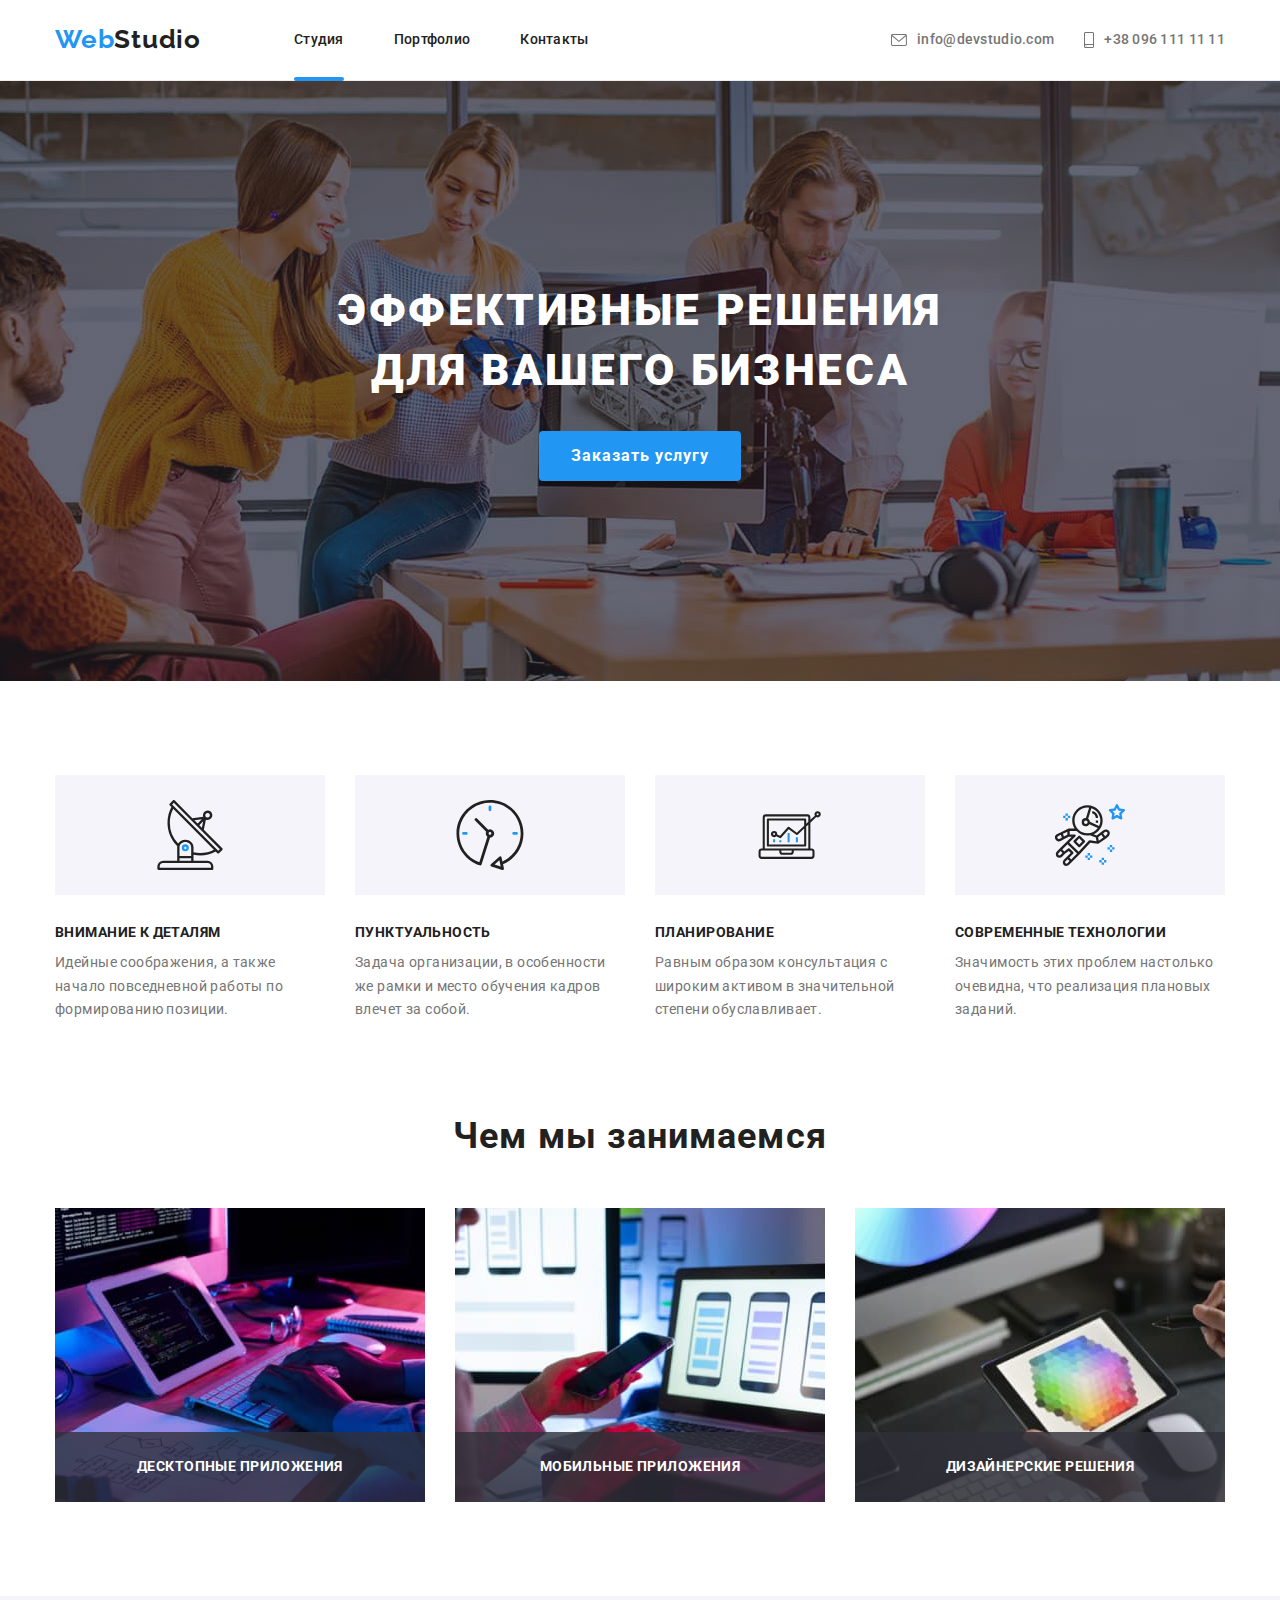
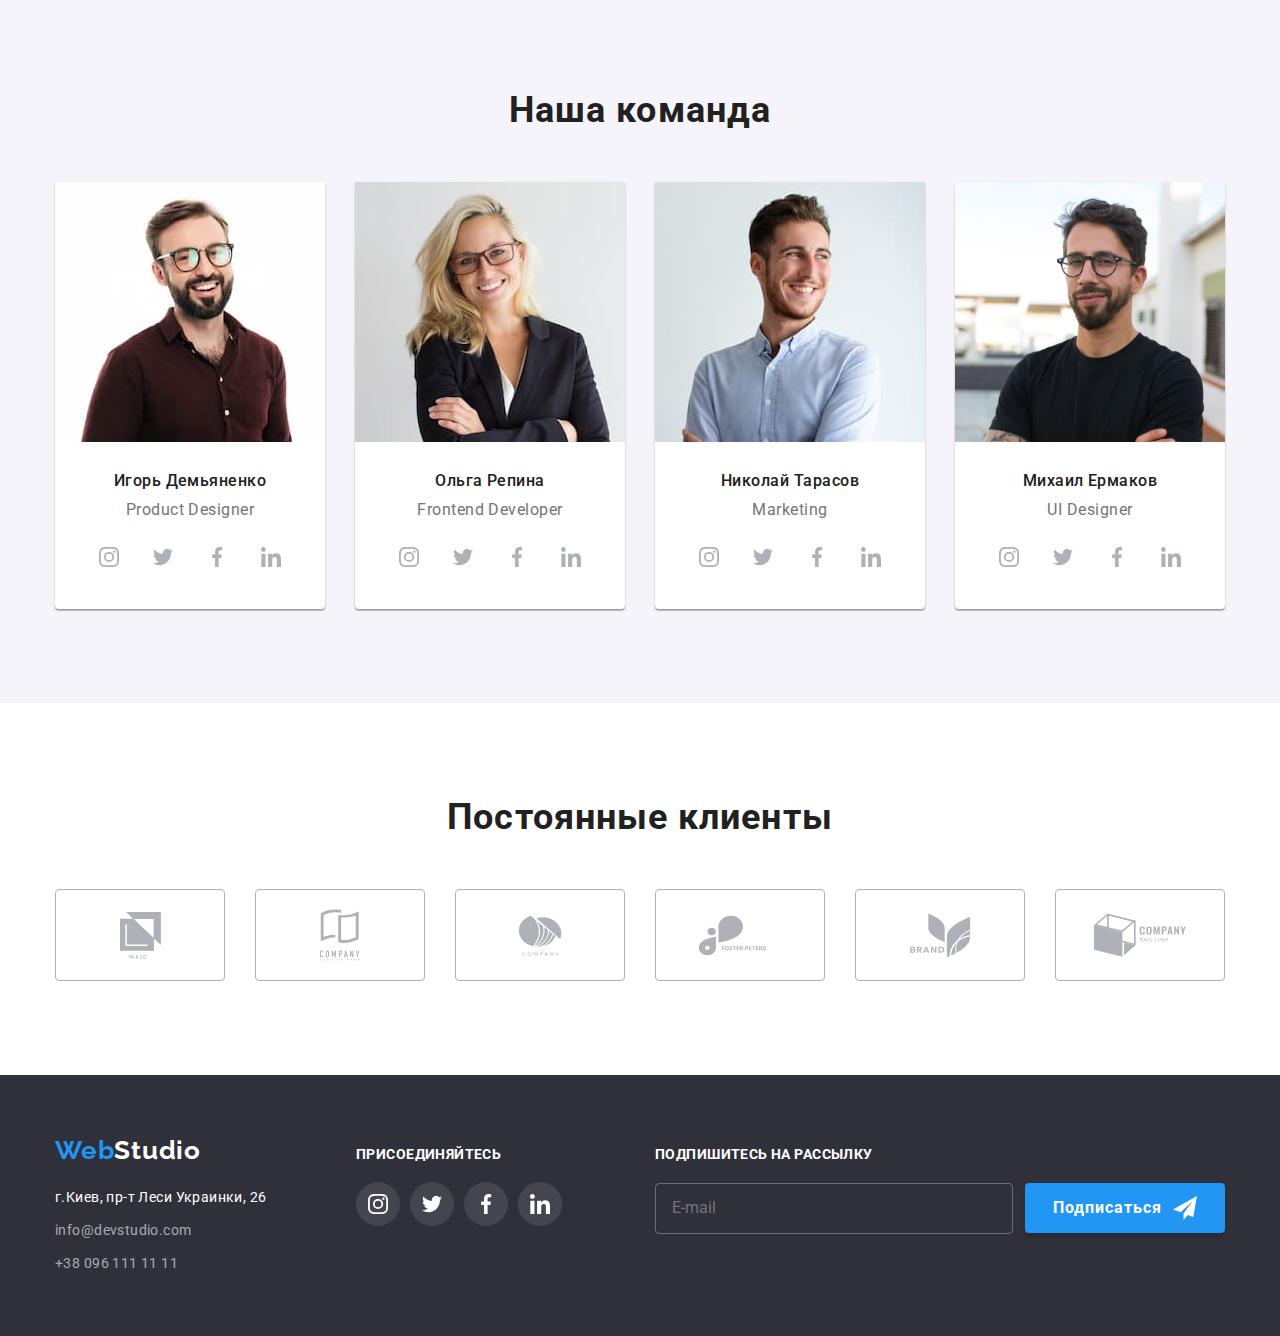
<file: index.html>
<!DOCTYPE html>
<html lang="ru">
    <head>
        <meta charset="UTF-8" />
        <meta http-equiv="X-UA-Compatible" content="IE=edge" />
        <meta name="viewport" content="width=device-width, initial-scale=1.0" />
        <title>Document</title>
        <link rel="preconnect" href="https://fonts.googleapis.com" />
        <link rel="preconnect" href="https://fonts.gstatic.com" crossorigin />
        <link
            href="https://fonts.googleapis.com/css2?family=Raleway:wght@700&family=Roboto:wght@400;500;700;900&display=swap"
            rel="stylesheet"
        />
        <link
            rel="stylesheet"
            href="https://cdnjs.cloudflare.com/ajax/libs/modern-normalize/1.1.0/modern-normalize.min.css"
        />
        <link rel="stylesheet" href="./css/main.min.css" />
    </head>

    <!-- <svg width="" height=""><use href=""></use></svg> -->

    <body>
        <!-- Хедер -->

        <header class="page-header">
            <div class="container page-header__container">
                <nav class="main-nav">
                    <a href="./index.html" class="logo"><span class="logo__accent">Web</span>Studio</a>

                    <ul class="site-nav">
                        <li class="site-nav__item">
                            <a class="site-nav__link site-nav__link--active" href="#">Студия</a>
                        </li>
                        <li class="site-nav__item"><a class="site-nav__link" href="./portfolio.html">Портфолио</a></li>
                        <li class="site-nav__item"><a class="site-nav__link" href="#">Контакты</a></li>
                    </ul>
                </nav>

                <ul class="header-contacts">
                    <li class="header-contacts__item">
                        <a class="header-contacts__link" href="mailto:info@devstudio.com">
                            <svg class="header-contacts__icon" width="16px" height="12px">
                                <use href="images/icons.svg#icon-envelope"></use>
                            </svg>
                            info@devstudio.com
                        </a>
                    </li>

                    <li class="header-contacts__item">
                        <a class="header-contacts__link" href="tel:+380961111111">
                            <svg class="header-contacts__icon" width="10px" height="16px">
                                <use href="images/icons.svg#icon-smartphone"></use>
                            </svg>
                            +38 096 111 11 11
                        </a>
                    </li>
                </ul>
            </div>
        </header>

        <main>
            <!-- Герой -->

            <section class="hero-container">
                <div class="container">
                    <h1 class="hero-container__title">
                        Эффективные решения <br />
                        для вашего бизнеса
                    </h1>
                    <button data-modal-open type="button" class="hero-container__btn">Заказать услугу</button>
                </div>
            </section>

            <!-- Преимущества -->

            <section class="section">
                <div class="container">
                    <h2 class="visially-hidden">Преимущества работы с нами</h2>

                    <ul class="advantages">
                        <li class="advantages__item">
                            <div class="advantages__box">
                                <svg width="70px" height="70px">
                                    <use href="images/icons.svg#icon-antenna"></use>
                                </svg>
                            </div>
                            <h3 class="advantages__title">Внимание к деталям</h3>
                            <p class="advantages__description">
                                Идейные соображения, а также начало повседневной работы по формированию позиции.
                            </p>
                        </li>

                        <li class="advantages__item">
                            <div class="advantages__box">
                                <svg width="70px" height="70px">
                                    <use href="images/icons.svg#icon-clock"></use>
                                </svg>
                            </div>
                            <h3 class="advantages__title">Пунктуальность</h3>
                            <p class="advantages__description">
                                Задача организации, в особенности же рамки и место обучения кадров влечет за собой.
                            </p>
                        </li>

                        <li class="advantages__item">
                            <div class="advantages__box">
                                <svg width="70px" height="70px">
                                    <use href="images/icons.svg#icon-diagram"></use>
                                </svg>
                            </div>
                            <h3 class="advantages__title">Планирование</h3>
                            <p class="advantages__description">
                                Равным образом консультация с широким активом в значительной степени обуславливает.
                            </p>
                        </li>

                        <li class="advantages__item">
                            <div class="advantages__box">
                                <svg width="70px" height="70px">
                                    <use href="images/icons.svg#icon-astronaut"></use>
                                </svg>
                            </div>
                            <h3 class="advantages__title">Современные технологии</h3>
                            <p class="advantages__description">
                                Значимость этих проблем настолько очевидна, что реализация плановых заданий.
                            </p>
                        </li>
                    </ul>
                </div>
            </section>

            <!-- Чем мы занимаемся -->

            <section class="section section--nopadding-top">
                <div class="container">
                    <h2 class="section__title">Чем мы занимаемся</h2>
                    <ul class="occupation">
                        <li class="occupation__card">
                            <img src="./images/img_1.jpg" alt="Примеры работ" width="370" />
                            <div class="occupation__box">
                                <h3 class="occupation__title">Десктопные приложения</h3>
                            </div>
                        </li>

                        <li class="occupation__card">
                            <img src="./images/img_2.jpg" alt="Примеры работ" width="370" />
                            <div class="occupation__box">
                                <h3 class="occupation__title">Мобильные приложения</h3>
                            </div>
                        </li>

                        <li class="occupation__card">
                            <img src="./images/img_3.jpg" alt="Примеры работ" width="370" />
                            <div class="occupation__box">
                                <h3 class="occupation__title">Дизайнерские решения</h3>
                            </div>
                        </li>
                    </ul>
                </div>
            </section>

            <!-- Команда -->

            <section class="section--other-bcg section">
                <div class="container">
                    <h2 class="section__title">Наша команда</h2>
                    <ul class="team">
                        <li class="team-item">
                            <img src="./images/our_team_1.jpg" alt="Член команды" width="270" />
                            <div class="team__box">
                                <h3 class="team__title">Игорь Демьяненко</h3>
                                <p class="team__text">Product Designer</p>
                                <ul class="social-list">
                                    <li>
                                        <a class="social-list__link" href="#">
                                            <svg class="social-list__icon" width="20px" height="20px">
                                                <use href="images/icons.svg#icon-instagram"></use>
                                            </svg>
                                        </a>
                                    </li>
                                    <li>
                                        <a class="social-list__link" href="#">
                                            <svg class="social-list__icon" width="20px" height="20px">
                                                <use href="images/icons.svg#icon-twitter"></use>
                                            </svg>
                                        </a>
                                    </li>
                                    <li>
                                        <a class="social-list__link" href="#">
                                            <svg class="social-list__icon" width="20px" height="20px">
                                                <use href="images/icons.svg#icon-facebook"></use>
                                            </svg>
                                        </a>
                                    </li>
                                    <li>
                                        <a class="social-list__link" href="#">
                                            <svg class="social-list__icon" width="20px" height="20px">
                                                <use href="images/icons.svg#icon-linkedin"></use>
                                            </svg>
                                        </a>
                                    </li>
                                </ul>
                            </div>
                        </li>

                        <li class="team-item">
                            <img src="./images/our_team_2.jpg" alt="Член команды" width="270" />
                            <div class="team__box">
                                <h3 class="team__title">Ольга Репина</h3>
                                <p class="team__text">Frontend Developer</p>
                                <ul class="social-list">
                                    <li>
                                        <a class="social-list__link" href="#">
                                            <svg class="social-list__icon" width="20px" height="20px">
                                                <use href="images/icons.svg#icon-instagram"></use>
                                            </svg>
                                        </a>
                                    </li>

                                    <li>
                                        <a class="social-list__link" href="#">
                                            <svg class="social-list__icon" width="20px" height="20px">
                                                <use href="images/icons.svg#icon-twitter"></use>
                                            </svg>
                                        </a>
                                    </li>

                                    <li>
                                        <a class="social-list__link" href="#">
                                            <svg class="social-list__icon" width="20px" height="20px">
                                                <use href="images/icons.svg#icon-facebook"></use>
                                            </svg>
                                        </a>
                                    </li>

                                    <li>
                                        <a class="social-list__link" href="#">
                                            <svg class="social-list__icon" width="20px" height="20px">
                                                <use href="images/icons.svg#icon-linkedin"></use>
                                            </svg>
                                        </a>
                                    </li>
                                </ul>
                            </div>
                        </li>

                        <li class="team-item">
                            <img src="./images/our_team_3.jpg" alt="Член команды" width="270" />
                            <div class="team__box">
                                <h3 class="team__title">Николай Тарасов</h3>
                                <p class="team__text">Marketing</p>
                                <ul class="social-list">
                                    <li>
                                        <a class="social-list__link" href="#">
                                            <svg class="social-list__icon" width="20px" height="20px">
                                                <use href="images/icons.svg#icon-instagram"></use>
                                            </svg>
                                        </a>
                                    </li>

                                    <li>
                                        <a class="social-list__link" href="#">
                                            <svg class="social-list__icon" width="20px" height="20px">
                                                <use href="images/icons.svg#icon-twitter"></use>
                                            </svg>
                                        </a>
                                    </li>

                                    <li>
                                        <a class="social-list__link" href="#">
                                            <svg class="social-list__icon" width="20px" height="20px">
                                                <use href="images/icons.svg#icon-facebook"></use>
                                            </svg>
                                        </a>
                                    </li>

                                    <li>
                                        <a class="social-list__link" href="#">
                                            <svg class="social-list__icon" width="20px" height="20px">
                                                <use href="images/icons.svg#icon-linkedin"></use>
                                            </svg>
                                        </a>
                                    </li>
                                </ul>
                            </div>
                        </li>

                        <li class="team-item">
                            <img src="./images/our_team_4.jpg" alt="Член команды" width="270" />
                            <div class="team__box">
                                <h3 class="team__title">Михаил Ермаков</h3>
                                <p class="team__text">UI Designer</p>
                                <ul class="social-list">
                                    <li>
                                        <a class="social-list__link" href="#">
                                            <svg class="social-list__icon" width="20px" height="20px">
                                                <use href="images/icons.svg#icon-instagram"></use>
                                            </svg>
                                        </a>
                                    </li>

                                    <li>
                                        <a class="social-list__link" href="#">
                                            <svg class="social-list__icon" width="20px" height="20px">
                                                <use href="images/icons.svg#icon-twitter"></use>
                                            </svg>
                                        </a>
                                    </li>

                                    <li>
                                        <a class="social-list__link" href="#">
                                            <svg class="social-list__icon" width="20px" height="20px">
                                                <use href="images/icons.svg#icon-facebook"></use>
                                            </svg>
                                        </a>
                                    </li>

                                    <li>
                                        <a class="social-list__link" href="#">
                                            <svg class="social-list__icon" width="20px" height="20px">
                                                <use href="images/icons.svg#icon-linkedin"></use>
                                            </svg>
                                        </a>
                                    </li>
                                </ul>
                            </div>
                        </li>
                    </ul>
                </div>
            </section>
        </main>

        <section class="section">
            <div class="container">
                <h2 class="section__title">Постоянные клиенты</h2>
                <ul class="clients">
                    <li>
                        <a class="clients__link" href="#">
                            <svg class="clients-logo" width="41px" height="47px">
                                <use href="images/icons.svg#icon-logo-1"></use>
                            </svg>
                        </a>
                    </li>
                    <li>
                        <a class="clients__link" href="#">
                            <svg class="clients-logo" width="40px" height="52px">
                                <use href="images/icons.svg#icon-logo-2"></use>
                            </svg>
                        </a>
                    </li>
                    <li>
                        <a class="clients__link" href="#">
                            <svg class="clients-logo" width="44px" height="41px">
                                <use href="images/icons.svg#icon-logo-3"></use>
                            </svg>
                        </a>
                    </li>
                    <li>
                        <a class="clients__link" href="#">
                            <svg class="clients-logo" width="85px" height="41px">
                                <use href="images/icons.svg#icon-logo-4"></use>
                            </svg>
                        </a>
                    </li>
                    <li>
                        <a class="clients__link" href="#">
                            <svg class="clients-logo" width="63px" height="45px">
                                <use href="images/icons.svg#icon-logo-5"></use>
                            </svg>
                        </a>
                    </li>
                    <li>
                        <a class="clients__link" href="#">
                            <svg class="clients-logo" width="94px" height="44px">
                                <use href="images/icons.svg#icon-logo-6"></use>
                            </svg>
                        </a>
                    </li>
                </ul>
            </div>
        </section>

        <!-- Футер -->

        <footer class="footer">
            <div class="container footer-container">
                <div class="footer-contacts">
                    <a class="footer-contacts__logo" href="./index.html"><span class="logo__accent">Web</span>Studio</a>
                    <address>
                        <ul>
                            <li class="footer-contacts__item">
                                <a class="footer-contacts__adress" href="#">г.Киев, пр-т Леси Украинки, 26</a>
                            </li>

                            <li class="footer-contacts__item">
                                <a class="footer-contact__link" href="mailto:info@devstudio.com">info@devstudio.com</a>
                            </li>

                            <li class="footer-contacts__item">
                                <a class="footer-contact__link" href="tel:+380961111111">+38 096 111 11 11</a>
                            </li>
                        </ul>
                    </address>
                </div>

                <div class="join-container">
                    <h3 class="join-container__title">Присоединяйтесь</h3>
                    <ul class="footer-social">
                        <li>
                            <a class="social-list__link" href="#">
                                <svg class="social-list__icon" width="20px" height="20px">
                                    <use href="images/icons.svg#icon-instagram"></use>
                                </svg>
                            </a>
                        </li>

                        <li>
                            <a class="social-list__link" href="#">
                                <svg class="social-list__icon" width="20px" height="20px">
                                    <use href="images/icons.svg#icon-twitter"></use>
                                </svg>
                            </a>
                        </li>

                        <li>
                            <a class="social-list__link" href="#">
                                <svg class="social-list__icon" width="20px" height="20px">
                                    <use href="images/icons.svg#icon-facebook"></use>
                                </svg>
                            </a>
                        </li>

                        <li>
                            <a class="social-list__link" href="#">
                                <svg class="social-list__icon" width="20px" height="20px">
                                    <use href="images/icons.svg#icon-linkedin"></use>
                                </svg>
                            </a>
                        </li>
                    </ul>
                </div>

                <div class="subscribe">
                    <h3 class="subscribe__title">Подпишитесь на рассылку</h3>

                    <form action="#">
                        <div class="subscribe__container">
                            <input
                                class="subscribe__link"
                                type="email"
                                name="email"
                                id="subscribe__link"
                                placeholder="E-mail"
                            />

                            <button class="subscribe__button" type="submit">Подписаться</button>
                        </div>
                    </form>
                </div>
            </div>
        </footer>

        <!-- Модальное окно -->

        <div class="backdrop is-hidden" data-modal>
            <div class="modal">
                <button class="close-btn" data-modal-close>
                    <svg width="11px" height="11px">
                        <use href="images/icons.svg#close-icon"></use>
                    </svg>
                </button>

                <!-- Форма -->

                <form class="form" action="#">
                    <p class="form__title">Оставьте свои данные, мы вам перезвоним</p>

                    <div class="form__field">
                        <label for="name">Имя</label>

                        <div class="form__container">
                            <input type="text" name="name" id="name" />
                            <svg class="form__icon" width="18px" height="18px">
                                <use href="./images/icons.svg#nameform-icon"></use>
                            </svg>
                        </div>
                    </div>

                    <div class="form__field">
                        <label for="tel">Телефон</label>

                        <div class="form__container">
                            <input type="tel" name="tel" id="tel" />
                            <svg class="form__icon" width="18px" height="18px">
                                <use href="./images/icons.svg#phoneform-icon"></use>
                            </svg>
                        </div>
                    </div>

                    <div class="form__field">
                        <label for="email">Почта</label>

                        <div class="form__container">
                            <input type="email" name="email" id="email" />
                            <svg class="form__icon" width="18px" height="18px">
                                <use href="./images/icons.svg#mailform-icon"></use>
                            </svg>
                        </div>
                    </div>

                    <div class="form__field">
                        <label for="comment">Комментарий</label>
                        <textarea name="comment" id="comment" placeholder="Введите текст"></textarea>
                    </div>

                    <div class="checkbox">
                        <label class="checkbox__title">
                            <input class="checkbox__input visially-hidden" type="checkbox" name="policy" />
                            <span class="checkbox__icon"></span>
                            Соглашаюсь с рассылкой и принимаю &nbsp;<a href="#" class="checkbox-link"
                                >Условия договора</a
                            >
                        </label>
                    </div>

                    <div class="submit-container"><button class="submit-button" type="submit">Отправить</button></div>
                </form>
            </div>
        </div>

        <script src="./js/modal.js"></script>
    </body>
</html>
</file>
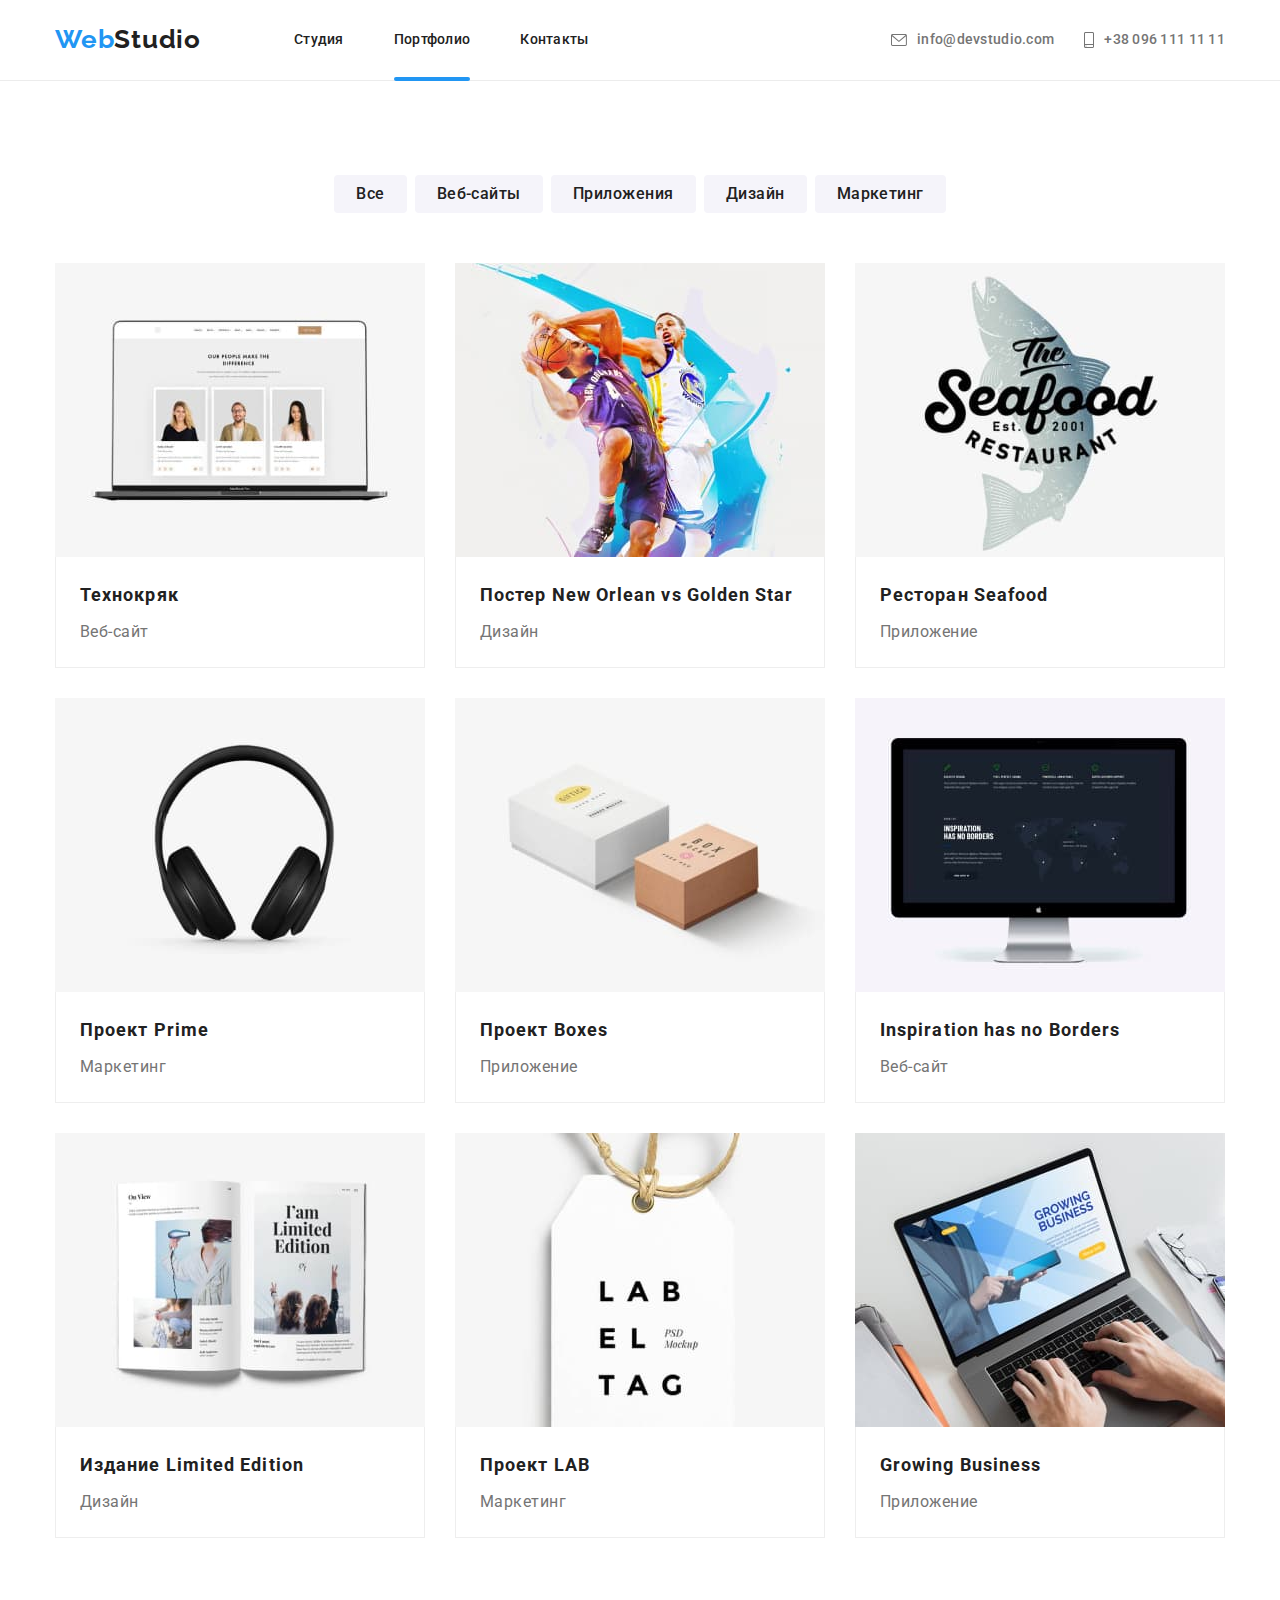
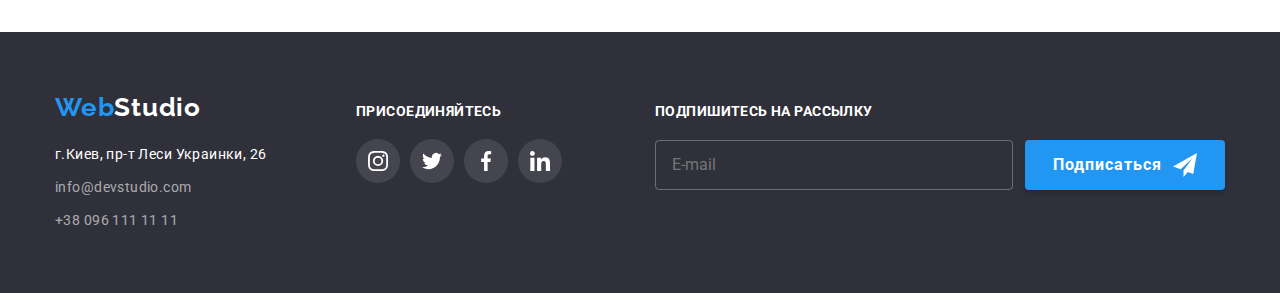
<file: portfolio.html>
<!DOCTYPE html>
<html lang="en">
    <head>
        <meta charset="UTF-8" />
        <meta http-equiv="X-UA-Compatible" content="IE=edge" />
        <meta name="viewport" content="width=device-width, initial-scale=1.0" />
        <title>Portfolio</title>
        <link rel="preconnect" href="https://fonts.googleapis.com" />
        <link rel="preconnect" href="https://fonts.gstatic.com" crossorigin />
        <link
            href="https://fonts.googleapis.com/css2?family=Raleway:wght@700&family=Roboto:wght@400;500;700;900&display=swap"
            rel="stylesheet"
        />
        <link
            rel="stylesheet"
            href="https://cdnjs.cloudflare.com/ajax/libs/modern-normalize/1.1.0/modern-normalize.min.css"
        />
        <link rel="stylesheet" href="./css/main.min.css" />
    </head>

    <body>
        <!-- Хедер -->

        <header class="page-header">
            <div class="container page-header__container">
                <nav class="main-nav">
                    <a href="./index.html" class="logo"><span class="logo__accent">Web</span>Studio</a>

                    <ul class="site-nav">
                        <li class="site-nav__item">
                            <a class="site-nav__link" href="./index.html">Студия</a>
                        </li>
                        <li class="site-nav__item">
                            <a class="site-nav__link site-nav__link--active" href="#">Портфолио</a>
                        </li>
                        <li class="site-nav__item"><a class="site-nav__link" href="#">Контакты</a></li>
                    </ul>
                </nav>

                <ul class="header-contacts">
                    <li class="header-contacts__item">
                        <a class="header-contacts__link" href="mailto:info@devstudio.com">
                            <svg class="header-contacts__icon" width="16px" height="12px">
                                <use href="images/icons.svg#icon-envelope"></use>
                            </svg>
                            info@devstudio.com
                        </a>
                    </li>

                    <li class="header-contacts__item">
                        <a class="header-contacts__link" href="tel:+380961111111">
                            <svg class="header-contacts__icon" width="10px" height="16px">
                                <use href="images/icons.svg#icon-smartphone"></use>
                            </svg>
                            +38 096 111 11 11
                        </a>
                    </li>
                </ul>
            </div>
        </header>

        <!-- Главный контент страницы -->

        <main>
            <section class="section">
                <div class="container">
                    <!-- Фильтры Портфолио -->

                    <h1 class="visially-hidden">Портфолио</h1>
                    <ul class="button-navigation">
                        <li class="button-navigation__item">
                            <button class="button-navigation__label" type="button">Все</button>
                        </li>
                        <li class="button-navigation__item">
                            <button class="button-navigation__label" type="button">Веб-сайты</button>
                        </li>
                        <li class="button-navigation__item">
                            <button class="button-navigation__label" type="button">Приложения</button>
                        </li>
                        <li class="button-navigation__item">
                            <button class="button-navigation__label" type="button">Дизайн</button>
                        </li>
                        <li class="button-navigation__item">
                            <button class="button-navigation__label" type="button">Маркетинг</button>
                        </li>
                    </ul>

                    <!-- Примеры портфолио  -->

                    <ul class="portfolio">
                        <li class="portfolio-card">
                            <a class="portfolio-card__link" href="#">
                                <div class="portfolio-card__description">
                                    <img src="./images/portfolio_00.jpg" width="370" alt="Пример работы" />

                                    <p class="portfolio-card__text">
                                        Технокряк это современная площадка распространения коронавируса. Компании
                                        используют эту платформу для цифрового шпионажа и атак на защищённые сервера
                                        конкурентов.
                                    </p>
                                </div>
                                <div class="portfolio-card__info">
                                    <h2 class="portfolio-card__title">Технокряк</h2>
                                    <p class="portfolio-card__label">Веб-сайт</p>
                                </div>
                            </a>
                        </li>

                        <li class="portfolio-card">
                            <a class="portfolio-card__link" href="#">
                                <div class="portfolio-card__description">
                                    <img src="./images/portfolio_01.jpg" width="370" alt="Пример работы" />

                                    <p class="portfolio-card__text">
                                        Технокряк это современная площадка распространения коронавируса. Компании
                                        используют эту платформу для цифрового шпионажа и атак на защищённые сервера
                                        конкурентов.
                                    </p>
                                </div>
                                <div class="portfolio-card__info">
                                    <h2 class="portfolio-card__title">Постер New Orlean vs Golden Star</h2>
                                    <p class="portfolio-card__label">Дизайн</p>
                                </div>
                            </a>
                        </li>

                        <li class="portfolio-card">
                            <a class="portfolio-card__link" href="#">
                                <div class="portfolio-card__description">
                                    <img src="./images/portfolio_02.jpg" width="370" alt="Пример работы" />

                                    <p class="portfolio-card__text">
                                        Технокряк это современная площадка распространения коронавируса. Компании
                                        используют эту платформу для цифрового шпионажа и атак на защищённые сервера
                                        конкурентов.
                                    </p>
                                </div>
                                <div class="portfolio-card__info">
                                    <h2 class="portfolio-card__title">Ресторан Seafood</h2>
                                    <p class="portfolio-card__label">Приложение</p>
                                </div>
                            </a>
                        </li>

                        <li class="portfolio-card">
                            <a class="portfolio-card__link" href="#">
                                <div class="portfolio-card__description">
                                    <img src="./images/portfolio_03.jpg" width="370" alt="Пример работы" />

                                    <p class="portfolio-card__text">
                                        Технокряк это современная площадка распространения коронавируса. Компании
                                        используют эту платформу для цифрового шпионажа и атак на защищённые сервера
                                        конкурентов.
                                    </p>
                                </div>
                                <div class="portfolio-card__info">
                                    <h2 class="portfolio-card__title">Проект Prime</h2>
                                    <p class="portfolio-card__label">Маркетинг</p>
                                </div>
                            </a>
                        </li>

                        <li class="portfolio-card">
                            <a class="portfolio-card__link" href="#">
                                <div class="portfolio-card__description">
                                    <img src="./images/portfolio_04.jpg" width="370" alt="Пример работы" />

                                    <p class="portfolio-card__text">
                                        Технокряк это современная площадка распространения коронавируса. Компании
                                        используют эту платформу для цифрового шпионажа и атак на защищённые сервера
                                        конкурентов.
                                    </p>
                                </div>
                                <div class="portfolio-card__info">
                                    <h2 class="portfolio-card__title">Проект Boxes</h2>
                                    <p class="portfolio-card__label">Приложение</p>
                                </div>
                            </a>
                        </li>

                        <li class="portfolio-card">
                            <a class="portfolio-card__link" href="#">
                                <div class="portfolio-card__description">
                                    <img src="./images/portfolio_05.jpg" width="370" alt="Пример работы" />

                                    <p class="portfolio-card__text">
                                        Технокряк это современная площадка распространения коронавируса. Компании
                                        используют эту платформу для цифрового шпионажа и атак на защищённые сервера
                                        конкурентов.
                                    </p>
                                </div>
                                <div class="portfolio-card__info">
                                    <h2 class="portfolio-card__title">Inspiration has no Borders</h2>
                                    <p class="portfolio-card__label">Веб-сайт</p>
                                </div>
                            </a>
                        </li>

                        <li class="portfolio-card">
                            <a class="portfolio-card__link" href="#">
                                <div class="portfolio-card__description">
                                    <img src="./images/portfolio_06.jpg" width="370" alt="Пример работы" />

                                    <p class="portfolio-card__text">
                                        Технокряк это современная площадка распространения коронавируса. Компании
                                        используют эту платформу для цифрового шпионажа и атак на защищённые сервера
                                        конкурентов.
                                    </p>
                                </div>
                                <div class="portfolio-card__info">
                                    <h2 class="portfolio-card__title">Издание Limited Edition</h2>
                                    <p class="portfolio-card__label">Дизайн</p>
                                </div>
                            </a>
                        </li>

                        <li class="portfolio-card">
                            <a class="portfolio-card__link" href="#">
                                <div class="portfolio-card__description">
                                    <img src="./images/portfolio_07.jpg" width="370" alt="Пример работы" />

                                    <p class="portfolio-card__text">
                                        Технокряк это современная площадка распространения коронавируса. Компании
                                        используют эту платформу для цифрового шпионажа и атак на защищённые сервера
                                        конкурентов.
                                    </p>
                                </div>
                                <div class="portfolio-card__info">
                                    <h2 class="portfolio-card__title">Проект LAB</h2>
                                    <p class="portfolio-card__label">Маркетинг</p>
                                </div>
                            </a>
                        </li>

                        <li class="portfolio-card">
                            <a class="portfolio-card__link" href="#">
                                <div class="portfolio-card__description">
                                    <img src="./images/portfolio_08.jpg" width="370" alt="Пример работы" />

                                    <p class="portfolio-card__text">
                                        Технокряк это современная площадка распространения коронавируса. Компании
                                        используют эту платформу для цифрового шпионажа и атак на защищённые сервера
                                        конкурентов.
                                    </p>
                                </div>
                                <div class="portfolio-card__info">
                                    <h2 class="portfolio-card__title">Growing Business</h2>
                                    <p class="portfolio-card__label">Приложение</p>
                                </div>
                            </a>
                        </li>
                    </ul>
                </div>
            </section>
        </main>

        <!-- Футер  -->

        <footer class="footer">
            <div class="container footer-container">
                <div class="footer-contacts">
                    <a class="footer-contacts__logo" href="./index.html"><span class="logo__accent">Web</span>Studio</a>
                    <address>
                        <ul>
                            <li class="footer-contacts__item">
                                <a class="footer-contacts__adress" href="#">г.Киев, пр-т Леси Украинки, 26</a>
                            </li>

                            <li class="footer-contacts__item">
                                <a class="footer-contact__link" href="mailto:info@devstudio.com">info@devstudio.com</a>
                            </li>

                            <li class="footer-contacts__item">
                                <a class="footer-contact__link" href="tel:+380961111111">+38 096 111 11 11</a>
                            </li>
                        </ul>
                    </address>
                </div>

                <div class="join-container">
                    <h3 class="join-container__title">Присоединяйтесь</h3>
                    <ul class="footer-social">
                        <li>
                            <a class="social-list__link" href="#">
                                <svg class="social-list__icon" width="20px" height="20px">
                                    <use href="images/icons.svg#icon-instagram"></use>
                                </svg>
                            </a>
                        </li>

                        <li>
                            <a class="social-list__link" href="#">
                                <svg class="social-list__icon" width="20px" height="20px">
                                    <use href="images/icons.svg#icon-twitter"></use>
                                </svg>
                            </a>
                        </li>

                        <li>
                            <a class="social-list__link" href="#">
                                <svg class="social-list__icon" width="20px" height="20px">
                                    <use href="images/icons.svg#icon-facebook"></use>
                                </svg>
                            </a>
                        </li>

                        <li>
                            <a class="social-list__link" href="#">
                                <svg class="social-list__icon" width="20px" height="20px">
                                    <use href="images/icons.svg#icon-linkedin"></use>
                                </svg>
                            </a>
                        </li>
                    </ul>
                </div>

                <div class="subscribe">
                    <h3 class="subscribe__title">Подпишитесь на рассылку</h3>

                    <form action="#">
                        <div class="subscribe__container">
                            <input
                                class="subscribe__link"
                                type="email"
                                name="email"
                                id="subscribe__link"
                                placeholder="E-mail"
                            />

                            <button class="subscribe__button" type="submit">Подписаться</button>
                        </div>
                    </form>
                </div>
            </div>
        </footer>
    </body>
</html>
</file>
<file: css/main.min.css>
:root{--accent-color: #2196f3;--primary-background-color: #ffffff;--secondary-background-color: #f5f4fa;--footer-background-color: #2f303a;--primary-text-color: #212121;--secondary-text-color: #757575;--opacity-text-color: rgba(255, 255, 255, 0.6);--white-text-color: #ffffff;--icon-color: #afb1b8;--primary-font: Roboto, sans-serif;--logo-font: Raleway, sans-serif;--card-set-gap: 30px;--timing-function: cubic-bezier(0.4, 0, 0.2, 1)}body{font-family:var(--primary-font);background-color:var(--primary-background-color);color:var(--primary-text-color)}ul{list-style:none;padding:0;margin:0}a{text-decoration:none}img{display:block;max-width:100%;height:auto}h1,h2,h3,h4,h5,h6,p{margin-top:0;margin-bottom:0}.visially-hidden{position:absolute;clip:rect(0 0 0 0);width:1px;height:1px;margin:-1px}.container{width:1200px;padding-left:15px;padding-right:15px;margin:0 auto}.page-header{border-bottom:solid 1px #ececec}.page-header__container{display:-webkit-box;display:-ms-flexbox;display:flex;-webkit-box-align:center;-ms-flex-align:center;align-items:center}.main-nav{display:-webkit-box;display:-ms-flexbox;display:flex;-webkit-box-align:center;-ms-flex-align:center;align-items:center}.logo{color:var(--primary-text-color);font-family:var(--logo-font);font-weight:700;font-size:26px;line-height:1.2;letter-spacing:0.03em}.logo__accent{color:var(--accent-color)}.site-nav{display:-webkit-box;display:-ms-flexbox;display:flex;margin-left:93px}.site-nav .site-nav__item+.site-nav__item{margin-left:50px}.site-nav .header-contacts__item+.header-contacts__item{margin-left:50px}.site-nav__link{display:block;padding-top:32px;padding-bottom:32px;font-weight:500;font-size:14px;line-height:1.14;letter-spacing:0.02em;color:var(--primary-text-color);-webkit-transition:color 250ms var(--timing-function);transition:color 250ms var(--timing-function)}.site-nav__link:hover,.site-nav__link:focus{color:var(--accent-color)}.site-nav__link.site-nav__link--active::after{content:"";position:absolute;left:0;bottom:-1px;width:100%;height:4px;border-radius:2px;color:var(--accent-color);background-color:var(--accent-color)}.site-nav__item{position:relative}.header-contacts{display:-webkit-box;display:-ms-flexbox;display:flex;margin-left:auto}.header-contacts .header-contacts__item+.header-contacts__item{margin-left:30px}.header-contacts__link{display:-webkit-box;display:-ms-flexbox;display:flex;-webkit-box-align:center;-ms-flex-align:center;align-items:center;color:var(--secondary-text-color);font-weight:500;font-size:14px;line-height:1.14;letter-spacing:0.02em;-webkit-transition:color 250ms var(--timing-function);transition:color 250ms var(--timing-function)}.header-contacts__link:hover,.header-contacts__link:focus{color:var(--accent-color)}.header-contacts__icon{fill:currentColor;margin-right:10px}.section{padding:94px 0px}.hero-container{max-width:1600px;height:600px;margin-left:auto;margin-right:auto;padding:200px 0;text-align:center;background-color:#c4c4c4;background-image:-webkit-gradient(linear, left top, right top, from(rgba(47,48,58,0.4)), to(rgba(47,48,58,0.4))),url(../images/header.jpg);background-image:linear-gradient(to right, rgba(47,48,58,0.4), rgba(47,48,58,0.4)),url(../images/header.jpg);background-repeat:no-repeat;background-position:center}.hero-container__title{color:var(--white-text-color);font-weight:900;font-size:44px;line-height:1.36;text-align:center;letter-spacing:0.06em;text-transform:uppercase;margin-bottom:30px}.hero-container__btn{display:inline-block;border-radius:4px;padding:10px 32px;min-width:200px;background-color:var(--accent-color);color:var(--white-text-color);font-family:inherit;font-weight:700;font-size:16px;line-height:1.9;text-align:center;letter-spacing:0.06em;cursor:pointer;border:none;-webkit-box-shadow:0px 4px 4px rgba(0,0,0,0.15);box-shadow:0px 4px 4px rgba(0,0,0,0.15)}.advantages{display:-webkit-box;display:-ms-flexbox;display:flex}.advantages__item{-ms-flex-preferred-size:calc(100% / 4);flex-basis:calc(100% / 4)}.advantages__item:not(:last-child){margin-right:30px}.advantages__item .advantages__box{display:-webkit-box;display:-ms-flexbox;display:flex;-webkit-box-align:center;-ms-flex-align:center;align-items:center;-webkit-box-pack:center;-ms-flex-pack:center;justify-content:center;width:100%;height:120px;background-color:var(--secondary-background-color);margin-bottom:30px}.advantages__item .advantages__title{margin-bottom:10px;font-weight:700;font-size:14px;line-height:1.13;letter-spacing:0.03em;text-transform:uppercase}.advantages__item .advantages__description{margin-bottom:0;font-size:14px;line-height:1.7;letter-spacing:0.03em;color:var(--secondary-text-color)}.section--nopadding-top{padding-top:0}.occupation{display:-webkit-box;display:-ms-flexbox;display:flex}.occupation__card{position:relative}.occupation__card:not(:last-child){margin-right:30px}.occupation__card .occupation__box{display:-webkit-box;display:-ms-flexbox;display:flex;-webkit-box-align:center;-ms-flex-align:center;align-items:center;-webkit-box-pack:center;-ms-flex-pack:center;justify-content:center;position:absolute;width:100%;height:70px;bottom:0;background-color:rgba(47,48,58,0.8)}.occupation__card .occupation__title{font-weight:700;font-size:14px;line-height:1.14;letter-spacing:0.03em;text-transform:uppercase;color:var(--white-text-color)}.section--other-bcg{background-color:var(--secondary-background-color)}.section__title{margin-bottom:50px;font-weight:700;font-size:36px;line-height:1.16;text-align:center;letter-spacing:0.03em}.team{display:-webkit-box;display:-ms-flexbox;display:flex;-webkit-box-pack:justify;-ms-flex-pack:justify;justify-content:space-between}.team-item{background-color:var(--primary-background-color);max-width:270px;-ms-flex-preferred-size:calc(100% / 4);flex-basis:calc(100% / 4);-webkit-box-shadow:0px 1px 3px rgba(0,0,0,0.12),0px 1px 1px rgba(0,0,0,0.14),0px 2px 1px rgba(0,0,0,0.2);box-shadow:0px 1px 3px rgba(0,0,0,0.12),0px 1px 1px rgba(0,0,0,0.14),0px 2px 1px rgba(0,0,0,0.2);border-radius:0px 0px 4px 4px}.team-item:not(:last-child){margin-right:30px}.team-item .team__box{padding:30px 0}.team-item .team__title{margin-bottom:10px;font-weight:500;font-size:16px;line-height:1.18;text-align:center;letter-spacing:0.03em}.team-item .team__text{font-size:16px;line-height:1.18;text-align:center;margin-bottom:16px;letter-spacing:0.03em;color:var(--secondary-text-color)}.social-list{display:-webkit-box;display:-ms-flexbox;display:flex;-webkit-box-pack:center;-ms-flex-pack:center;justify-content:center}.social-list>li+li{margin-left:10px}.social-list__link{display:-webkit-box;display:-ms-flexbox;display:flex;-webkit-box-pack:center;-ms-flex-pack:center;justify-content:center;-webkit-box-align:center;-ms-flex-align:center;align-items:center;border-radius:50%;width:44px;height:44px;color:var(--icon-color);-webkit-transition:color 250ms var(--timing-function),background-color 250ms var(--timing-function);transition:color 250ms var(--timing-function),background-color 250ms var(--timing-function)}.social-list__link:hover,.social-list__link:focus{color:var(--secondary-background-color);background-color:var(--accent-color)}.social-list__link .social-list__icon{fill:currentColor}.clients{display:-webkit-box;display:-ms-flexbox;display:flex}.clients>li+li{margin-left:30px}.clients .clients-logo{fill:currentColor}.clients .clients__link{color:var(--icon-color);display:-webkit-box;display:-ms-flexbox;display:flex;-webkit-box-pack:center;-ms-flex-pack:center;justify-content:center;-webkit-box-align:center;-ms-flex-align:center;align-items:center;width:170px;height:92px;border-radius:4px;border:1px solid var(--icon-color);-webkit-transition:color 250ms var(--timing-function),border-color 250ms var(--timing-function);transition:color 250ms var(--timing-function),border-color 250ms var(--timing-function)}.clients .clients__link:focus,.clients .clients__link:hover{color:var(--accent-color);border-color:var(--accent-color)}.footer{padding-top:60px;padding-bottom:60px;background-color:var(--footer-background-color)}.footer-container{display:-webkit-box;display:-ms-flexbox;display:flex;-webkit-box-align:baseline;-ms-flex-align:baseline;align-items:baseline}.footer-contacts{-webkit-box-flex:1;-ms-flex-positive:1;flex-grow:1;margin-right:70px}.footer-contacts .footer-contacts__logo{display:inline-block;margin-bottom:20px;font-family:var(--logo-font);color:var(--white-text-color);font-weight:700;font-size:26px;line-height:1.2;letter-spacing:0.03em}.footer-contacts .footer-contacts__item+.footer-contacts__item{margin-top:9px}.footer-contacts .footer-contacts__adress{display:inline-block;font-style:normal;font-size:14px;line-height:1.71;letter-spacing:0.03em;color:var(--white-text-color)}.footer-contacts .footer-contact__link{display:inline-block;font-style:normal;font-size:14px;line-height:1.71;letter-spacing:0.03em;color:var(--opacity-text-color);-webkit-transition:color 250ms var(--timing-function);transition:color 250ms var(--timing-function)}.join-container{margin-right:93px}.join-container .join-container__title{font-weight:700;margin-bottom:20px;color:var(--white-text-color);font-size:14px;line-height:16px;letter-spacing:0.03em;text-transform:uppercase}.footer-social{display:-webkit-box;display:-ms-flexbox;display:flex}.footer-social>li+li{margin-left:10px}.footer-social .social-list__link{color:var(--white-text-color);background-color:rgba(255,255,255,0.1);border-radius:50%;-webkit-transition:background-color 250ms var(--timing-function);transition:background-color 250ms var(--timing-function)}.footer-social .social-list__link:hover,.footer-social .social-list__link:focus{background-color:var(--accent-color)}.subscribe__title{font-weight:bold;font-size:14px;line-height:1.14;letter-spacing:0.03em;text-transform:uppercase;margin-bottom:20px;color:var(--white-text-color)}.subscribe__container{display:-webkit-box;display:-ms-flexbox;display:flex;-webkit-box-pack:justify;-ms-flex-pack:justify;justify-content:space-between}.subscribe__container .subscribe__link{display:inline-block;padding:15px 16px;margin-right:12px;width:358px;background-color:inherit;border:1px solid rgba(255,255,255,0.3);outline:none;border-radius:4px;color:var(--white-text-color)}.subscribe__container .subscribe-email::-webkit-input-placeholder{font-size:16px;line-height:1.25;letter-spacing:0.03em;color:rgba(255,255,255,0.6)}.subscribe__container .subscribe-email:-ms-input-placeholder{font-size:16px;line-height:1.25;letter-spacing:0.03em;color:rgba(255,255,255,0.6)}.subscribe__container .subscribe-email::-ms-input-placeholder{font-size:16px;line-height:1.25;letter-spacing:0.03em;color:rgba(255,255,255,0.6)}.subscribe__container .subscribe-email::placeholder{font-size:16px;line-height:1.25;letter-spacing:0.03em;color:rgba(255,255,255,0.6)}.subscribe__button{width:200px;height:50px;position:relative;display:inline-block;border-radius:4px;min-width:200px;padding:10px 28px;background-color:var(--accent-color);color:var(--white-text-color);font-weight:700;font-size:16px;line-height:1.9;text-align:left;letter-spacing:0.06em;cursor:pointer;border:none;-webkit-box-shadow:0px 4px 4px rgba(0,0,0,0.15);box-shadow:0px 4px 4px rgba(0,0,0,0.15)}.subscribe__button::after{content:"";display:block;position:absolute;right:28px;top:50%;-webkit-transform:translateY(-50%);transform:translateY(-50%);width:24px;height:24px;background-image:url("../images/icon-send.svg")}.button-navigation{display:-webkit-box;display:-ms-flexbox;display:flex;-webkit-box-pack:center;-ms-flex-pack:center;justify-content:center;margin-bottom:50px}.button-navigation__item:not(:last-child){margin-right:8px}.button-navigation__label{display:inline-block;border-radius:4px;padding:6px 22px;background-color:var(--secondary-background-color);color:var(--primary-text-color);font-family:inherit;font-weight:500;font-size:16px;line-height:1.62;text-align:center;letter-spacing:0.03em;border:none;-webkit-transition:color 250ms var(--timing-function),background-color 250ms var(--timing-function),-webkit-box-shadow 250ms var(--timing-function);transition:color 250ms var(--timing-function),background-color 250ms var(--timing-function),-webkit-box-shadow 250ms var(--timing-function);transition:box-shadow 250ms var(--timing-function),color 250ms var(--timing-function),background-color 250ms var(--timing-function);transition:box-shadow 250ms var(--timing-function),color 250ms var(--timing-function),background-color 250ms var(--timing-function),-webkit-box-shadow 250ms var(--timing-function)}.button-navigation__label:hover,.button-navigation__label:focus{background-color:var(--accent-color);color:var(--white-text-color);cursor:pointer;-webkit-box-shadow:0px 3px 1px rgba(0,0,0,0.1),0px 1px 2px rgba(0,0,0,0.08),0px 2px 2px rgba(0,0,0,0.12);box-shadow:0px 3px 1px rgba(0,0,0,0.1),0px 1px 2px rgba(0,0,0,0.08),0px 2px 2px rgba(0,0,0,0.12)}.portfolio{display:-webkit-box;display:-ms-flexbox;display:flex;-ms-flex-wrap:wrap;flex-wrap:wrap;margin-right:calc(-1 * var(--card-set-gap));margin-bottom:calc(-1 * var(--card-set-gap))}.portfolio-card{-ms-flex-preferred-size:calc(100 / 3 - var(--card-set-gap));flex-basis:calc(100 / 3 - var(--card-set-gap));margin-right:var(--card-set-gap);margin-bottom:var(--card-set-gap);-webkit-transition:-webkit-box-shadow 250ms var(--timing-function);transition:-webkit-box-shadow 250ms var(--timing-function);transition:box-shadow 250ms var(--timing-function);transition:box-shadow 250ms var(--timing-function), -webkit-box-shadow 250ms var(--timing-function)}.portfolio-card:focus,.portfolio-card:hover{-webkit-box-shadow:0px 1px 1px rgba(0,0,0,0.12),0px 4px 4px rgba(0,0,0,0.06),1px 4px 6px rgba(0,0,0,0.16);box-shadow:0px 1px 1px rgba(0,0,0,0.12),0px 4px 4px rgba(0,0,0,0.06),1px 4px 6px rgba(0,0,0,0.16)}.portfolio-card__description{overflow:hidden;position:relative}.portfolio-card__info{border-left:1px solid #eeeeee;border-right:1px solid #eeeeee;border-bottom:1px solid #eeeeee;padding:20px 24px}.portfolio-card__title{color:var(--primary-text-color);font-weight:700;font-size:18px;line-height:2;letter-spacing:0.06em}.portfolio-card__label{font-size:16px;line-height:1.87;letter-spacing:0.03em;color:var(--secondary-text-color);margin-top:4px}.portfolio-card__text{display:-webkit-box;display:-ms-flexbox;display:flex;-webkit-box-align:center;-ms-flex-align:center;align-items:center;-webkit-box-pack:center;-ms-flex-pack:center;justify-content:center;position:absolute;padding:24px;top:0;left:0;width:100%;height:100%;background-color:rgba(33,150,243,0.9);font-style:normal;font-weight:normal;font-size:18px;line-height:1.56;letter-spacing:0.03em;color:var(--white-text-color);-webkit-transform:translateY(100%);transform:translateY(100%);-webkit-transition:-webkit-transform 250ms var(--timing-function);transition:-webkit-transform 250ms var(--timing-function);transition:transform 250ms var(--timing-function);transition:transform 250ms var(--timing-function), -webkit-transform 250ms var(--timing-function)}.portfolio-card__link:hover .portfolio-card__text,.portfolio-card__link:focus .portfolio-card__text{-webkit-transform:translateY(0);transform:translateY(0)}.backdrop{position:fixed;top:0;left:0;width:100%;height:100%;background-color:rgba(0,0,0,0.2);opacity:1;-webkit-transition:opacity 250ms var(--timing-function),visibility 250ms var(--timing-function);transition:opacity 250ms var(--timing-function),visibility 250ms var(--timing-function)}.backdrop.is-hidden{opacity:0;pointer-events:none;visibility:hidden}.modal{position:absolute;top:50%;left:50%;min-width:528px;min-height:581px;padding:40px;border-radius:4px;background-color:var(--primary-background-color);-webkit-transform:translate(-50%, -50%) scale(1);transform:translate(-50%, -50%) scale(1);-webkit-transition:-webkit-transform 250ms var(--timing-function);transition:-webkit-transform 250ms var(--timing-function);transition:transform 250ms var(--timing-function);transition:transform 250ms var(--timing-function), -webkit-transform 250ms var(--timing-function)}.backdrop.is-hidden .modal{-webkit-transform:translate(-50%, -50%) scale(0.9);transform:translate(-50%, -50%) scale(0.9)}.close-btn{position:absolute;right:8px;top:8px;display:-webkit-box;display:-ms-flexbox;display:flex;-webkit-box-align:center;-ms-flex-align:center;align-items:center;-webkit-box-pack:center;-ms-flex-pack:center;justify-content:center;width:30px;height:30px;background-color:var(--primary-background-color);border-radius:50%;border:1px solid rgba(0,0,0,0.1)}.close-btn .form__icon{-webkit-transition:fill 250ms var(--timing-function);transition:fill 250ms var(--timing-function)}.close-btn:hover .form__icon,.close-btn:focus .form__icon{fill:var(--accent-color)}.close-btn:hover{cursor:pointer}.form__title{margin-bottom:12px;text-align:center;font-weight:700;font-size:20px;line-height:1.15;text-align:center;letter-spacing:0.03em;color:var(--primary-text-color)}.form__field{display:-webkit-box;display:-ms-flexbox;display:flex;-webkit-box-orient:vertical;-webkit-box-direction:normal;-ms-flex-direction:column;flex-direction:column;margin-bottom:10px}.form__field label{font-family:var(--secondary-text-color);color:var(--secondary-text-color);font-weight:400;font-size:12px;line-height:1.16;margin-bottom:4px;letter-spacing:0.01em}.form__field input{width:100%;margin:0;padding:11px 12px 11px 42px;border-radius:4px;border:1px solid rgba(33,33,33,0.2);-webkit-transition:outline-color 250ms var(--timing-function);transition:outline-color 250ms var(--timing-function)}.form__field input:focus,.form__field textarea:focus{outline-color:var(--accent-color)}.form__field textarea::-webkit-input-placeholder{font-weight:400;font-size:12px;line-height:1.16;letter-spacing:0.01em;color:rgba(117,117,117,0.5)}.form__field textarea:-ms-input-placeholder{font-weight:400;font-size:12px;line-height:1.16;letter-spacing:0.01em;color:rgba(117,117,117,0.5)}.form__field textarea::-ms-input-placeholder{font-weight:400;font-size:12px;line-height:1.16;letter-spacing:0.01em;color:rgba(117,117,117,0.5)}.form__field textarea::placeholder{font-weight:400;font-size:12px;line-height:1.16;letter-spacing:0.01em;color:rgba(117,117,117,0.5)}textarea{width:100%;height:120px;resize:none;padding:12px 16px;border-radius:4px;border:1px solid rgba(33,33,33,0.2);-webkit-transition:outline-color 250ms var(--timing-function);transition:outline-color 250ms var(--timing-function)}.form__container{position:relative}.form__container input:focus ~ .form__icon{fill:var(--accent-color)}.form__container .form__icon{position:absolute;top:11px;left:12px;-webkit-transition:fill 250ms var(--timing-function);transition:fill 250ms var(--timing-function);fill:currentColor}.checkbox{display:-webkit-box;display:-ms-flexbox;display:flex;-webkit-box-align:center;-ms-flex-align:center;align-items:center;-webkit-box-pack:center;-ms-flex-pack:center;justify-content:center;margin-top:20px;margin-bottom:30px}.checkbox .checkbox__title{display:-webkit-box;display:-ms-flexbox;display:flex;-webkit-box-align:center;-ms-flex-align:center;align-items:center;font-size:14px;font-weight:400;line-height:1.71;letter-spacing:0.03em;white-space:nowrap;color:var(--secondary-text-color)}.checkbox__icon{display:block;width:16px;height:16px;margin-right:7px;border:2px solid black;border-radius:4px;-webkit-transition:background-color 250ms var(--timing-function);transition:background-color 250ms var(--timing-function)}.checkbox__input:focus ~ .checkbox__icon{border:2px solid var(--accent-color)}.checkbox__input:checked+.checkbox__icon{background-color:var(--accent-color);background-image:url("../images/full-check.svg");background-size:contain;background-origin:border-box;border-color:var(--accent-color)}.checkbox__icon .checkbox-link{color:var(--accent-color);-webkit-text-decoration:underline 1px var(--accent-color);text-decoration:underline 1px var(--accent-color)}.submit-container{display:-webkit-box;display:-ms-flexbox;display:flex;-webkit-box-pack:center;-ms-flex-pack:center;justify-content:center}.submit-container .submit-button{display:inline block;border-radius:4px;min-width:200px;padding:10px 55px;background-color:var(--accent-color);color:var(--white-text-color);font-weight:700;font-size:16px;line-height:1.9;text-align:center;letter-spacing:0.06em;cursor:pointer;border:none;-webkit-box-shadow:0px 4px 4px rgba(0,0,0,0.15);box-shadow:0px 4px 4px rgba(0,0,0,0.15)}
/*# sourceMappingURL=main.min.css.map */
</file>
